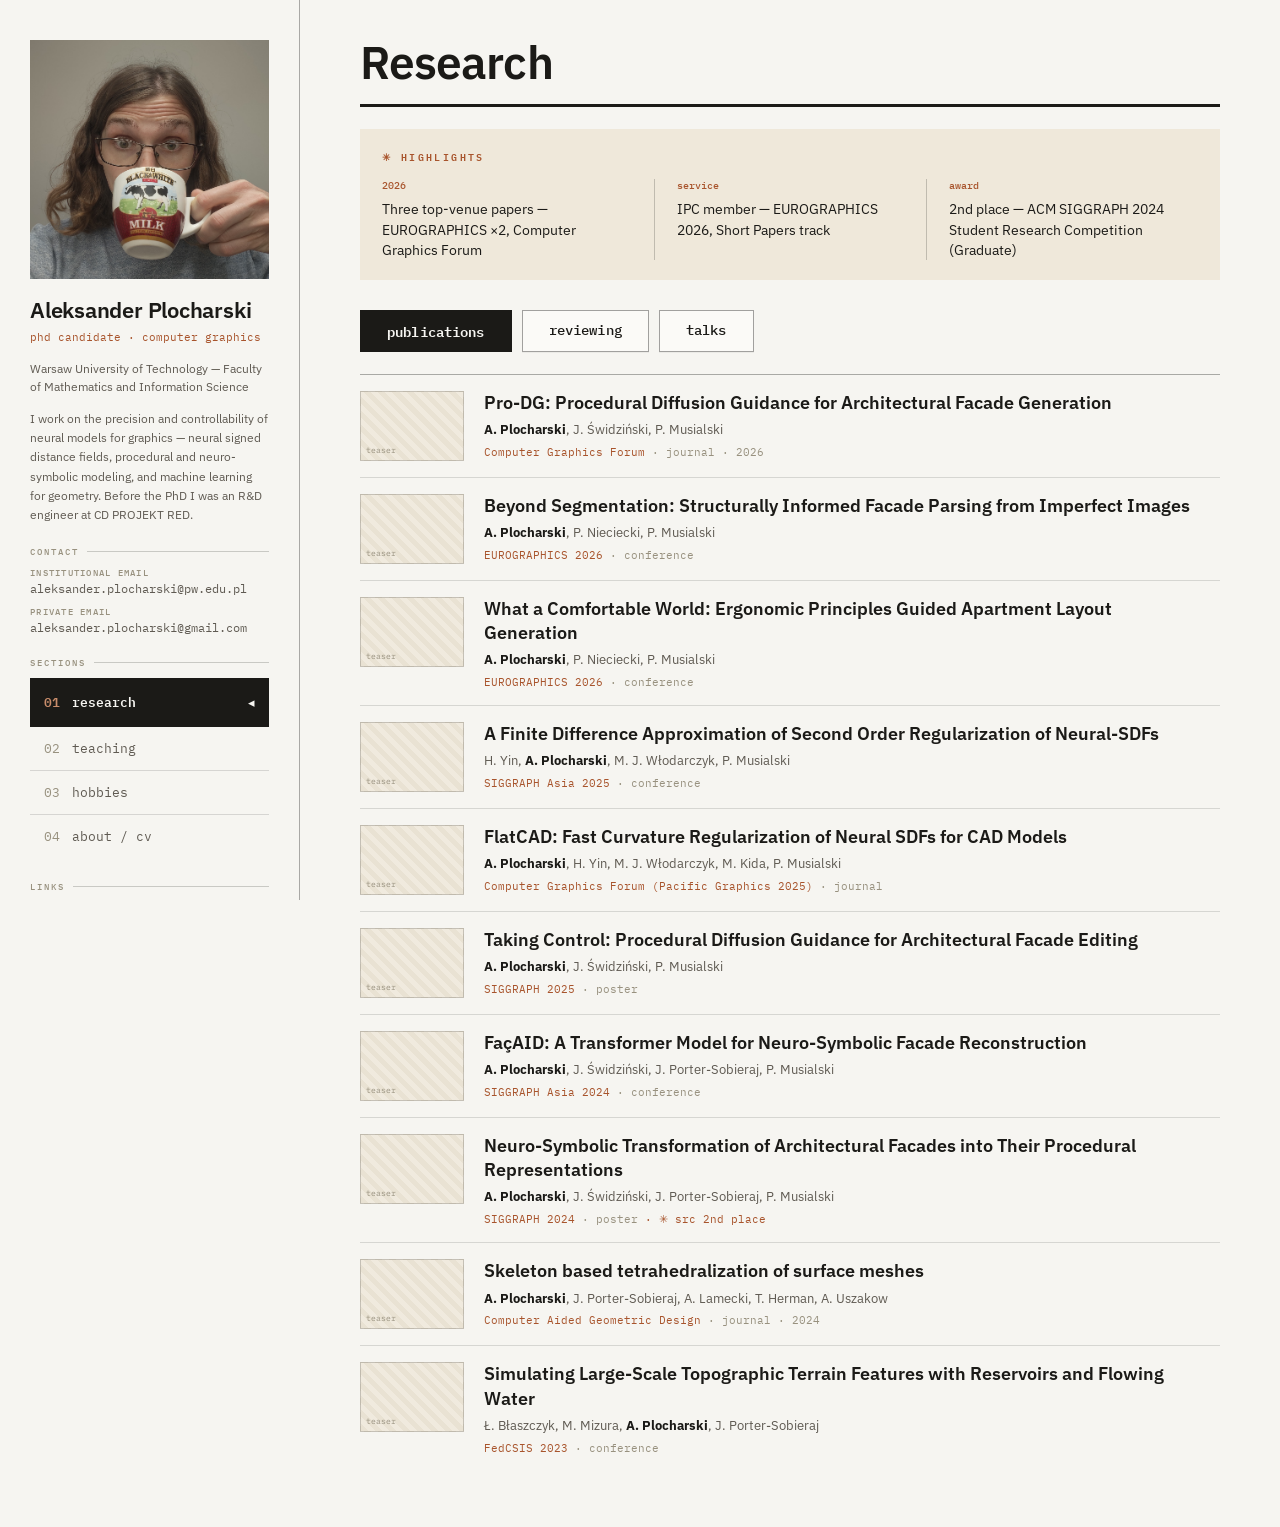
<file: index.html>
<!DOCTYPE html>
<html lang="en">
<head>
<meta charset="utf-8">
<meta name="viewport" content="width=device-width, initial-scale=1">
<title>Aleksander Plocharski</title>
<link rel="icon" type="image/png" href="assets/img/turtle_icon.png">
<link rel="apple-touch-icon" href="assets/img/turtle_icon.png">
<link rel="preconnect" href="https://fonts.googleapis.com">
<link rel="preconnect" href="https://fonts.gstatic.com" crossorigin>
<link href="https://fonts.googleapis.com/css2?family=IBM+Plex+Mono:wght@400;500;600&family=IBM+Plex+Sans:wght@400;500;600&display=swap" rel="stylesheet">
<link rel="stylesheet" href="css/site.css?v=6">
</head>
<body>
<header class="topbar" id="topbar"></header>
<div class="layout">
  <aside class="rail" id="rail"></aside>
  <div class="main-col">
    <div class="mobile-hero" id="mobileHero"></div>
    <nav class="mobile-nav" id="mobileNav" aria-label="Sections"></nav>
    <main id="main"></main>
  </div>
</div>
<noscript><p class="noscript-note">This site needs JavaScript to load its content.</p></noscript>
<script src="js/site.js?v=6"></script>
</body>
</html>
</file>
<file: css/site.css>
/* ------------------------------------------------------------------
   Aleksander Plocharski — personal site
   Visual source of truth: design/Directions.dc.html (7a/7b/7c, 8a–8c, 9a)
   ------------------------------------------------------------------ */

:root {
  --bg: #f6f5f1;
  --ink: #1b1a17;
  --ink-soft: #5f5a52;
  --mut: #98917f;
  --acc: #a8542c;
  --acc-light: #c98d6b;
  --hl-bg: #efe8da;
  --btn-bg: #fbfaf7;
  --rule-heavy: rgba(27, 26, 23, .35);
  --rule-mid: rgba(27, 26, 23, .22);
  --rule: rgba(27, 26, 23, .14);
  --sans: 'IBM Plex Sans', system-ui, sans-serif;
  --mono: 'IBM Plex Mono', ui-monospace, Menlo, monospace;
}

* { box-sizing: border-box; }
html { -webkit-text-size-adjust: 100%; overflow-y: scroll; }
body { margin: 0; background: var(--bg); color: var(--ink); font-family: var(--sans); }
a { color: inherit; }
a:focus-visible, button:focus-visible { outline: 2px solid var(--acc); outline-offset: 2px; }
.noscript-note { padding: 24px; font: 400 13px var(--mono); }

/* hatched placeholders (photo / teasers / wip) */
.ph { background: repeating-linear-gradient(45deg, #eae7de 0 6px, #f0ede5 6px 12px); }

/* ================= layout ================= */
.layout { display: grid; grid-template-columns: 300px 1fr; min-height: 100vh; max-width: 1360px; margin: 0 auto; }
.topbar { display: none; }
.mobile-hero, .mobile-nav { display: none; }

/* ================= left rail ================= */
.rail {
  border-right: 1px solid var(--rule-heavy);
  padding: 40px 30px 30px;
  display: flex; flex-direction: column;
  position: sticky; top: 0; align-self: start;
  height: 100vh; overflow-y: auto;
}
.rail-photo { width: 100%; aspect-ratio: 1 / 1; height: auto; flex: none; object-fit: cover; }
.rail h1 { margin: 18px 0 0; font: 600 22px/1.2 var(--sans); letter-spacing: -.01em; }
.rail .sub { margin: 6px 0 0; font: 400 11px/1.5 var(--mono); color: var(--acc); }
.rail .affil { margin: 14px 0 0; font: 400 12px/1.55 var(--sans); color: var(--ink-soft); }
.rail .bio { margin: 12px 0 0; font: 400 12px/1.6 var(--sans); color: var(--ink-soft); }
.rail-label {
  margin: 22px 0 0; display: flex; align-items: center; gap: 8px;
  font: 500 9px var(--mono); letter-spacing: .22em; text-transform: uppercase; color: var(--mut);
}
.rail-label:first-of-type { margin-top: 20px; }
.rail-label .line { flex: 1; border-top: 1px solid rgba(27, 26, 23, .2); }
.mail { margin: 10px 0 0; font: 400 11.5px var(--mono); color: var(--ink-soft); }
.mail a { text-decoration: none; word-break: break-word; }
.mail-label { display: block; font: 500 9px var(--mono); letter-spacing: .14em; text-transform: uppercase; color: var(--mut); margin-bottom: 3px; }
.rail-nav-list { margin: 10px 0 0; display: flex; flex-direction: column; }
.rail-nav {
  display: flex; gap: 12px; align-items: center; padding: 13px 14px;
  border-bottom: 1px solid var(--rule);
  font: 400 13px var(--mono); color: var(--ink-soft); text-decoration: none;
}
.rail-nav:last-child { border-bottom-color: transparent; }
.rail-nav .num { color: var(--mut); }
.rail-nav.active {
  padding: 13px 14px; background: var(--ink); color: var(--bg);
  font: 600 13px var(--mono); border-bottom-color: transparent;
}
.rail-nav.active .num { color: var(--acc-light); }
.rail-nav .marker { margin-left: auto; font-weight: 400; }
.rail-links { display: flex; flex-direction: column; }
.link-row {
  display: flex; justify-content: space-between; padding: 9px 2px;
  border-bottom: 1px solid var(--rule);
  font: 400 12px var(--mono); color: var(--ink); text-decoration: none;
}
.link-row:last-child { border-bottom: 0; }
.link-row .arr { color: var(--mut); }
.rail .loc { margin-top: auto; padding-top: 20px; font: 400 10px var(--mono); color: var(--mut); }

/* ================= main pane ================= */
main { padding: 38px 60px 56px; max-width: 1060px; }
.page-title { margin: 0; font: 600 46px/1.05 var(--sans); letter-spacing: -.02em; }
.rule { margin: 18px 0 0; border-top: 3px solid var(--ink); }

/* highlights strip */
.highlights { margin: 22px 0 0; background: var(--hl-bg); padding: 18px 22px 20px; }
.hl-head { font: 600 10px var(--mono); letter-spacing: .24em; text-transform: uppercase; color: var(--acc); }
.hl-grid { margin: 14px 0 0; display: grid; grid-template-columns: 1fr 1fr 1fr; }
.hl-cell { padding: 0 22px; }
.hl-cell:first-child { padding-left: 0; }
.hl-cell:last-child { padding-right: 0; }
.hl-cell + .hl-cell { border-left: 1px solid var(--rule-mid); }
.hl-key { font: 500 10px var(--mono); color: var(--acc); }
.hl-cell p { margin: 7px 0 0; font: 400 13.5px/1.5 var(--sans); }

/* sub-tab bar */
.tabbar { margin: 30px 0 0; display: flex; gap: 10px; flex-wrap: wrap; align-items: center; }
.tab {
  appearance: none; font: 500 13.5px/1 var(--mono); letter-spacing: .01em;
  padding: 13px 26px; cursor: pointer; white-space: nowrap;
  background: var(--btn-bg); color: var(--ink);
  border: 1px solid rgba(27, 26, 23, .4); box-shadow: 0 1px 0 rgba(27, 26, 23, .05);
}
.tab.active { font-weight: 600; background: var(--ink); color: var(--bg); border-color: var(--ink); box-shadow: none; }

/* list panels */
.panel .list { margin: 22px 0 0; border-top: 1px solid var(--rule-heavy); }
.list > :last-child { border-bottom: 0; }
.group-label { padding: 14px 0 2px; font: 400 10.5px var(--mono); color: var(--mut); }
.group-label:not(:first-child) { padding-top: 16px; }
.list.talks .group-label:not(:first-child) { padding-top: 18px; }

/* publication entry */
.pub { display: grid; grid-template-columns: 104px 1fr; gap: 20px; padding: 16px 0; border-bottom: 1px solid var(--rule); }
.pub-thumb {
  width: 104px; height: 70px; border: 1px solid rgba(27, 26, 23, .2);
  display: flex; align-items: flex-end; padding: 5px;
  background: repeating-linear-gradient(45deg, #e9e2d3 0 5px, #f0eade 5px 10px);
}
.pub-thumb span { font: 400 8px var(--mono); color: var(--mut); }
img.pub-thumb { padding: 0; display: block; object-fit: cover; background: none; }
.pub h3 { margin: 0; font: 600 18px/1.35 var(--sans); max-width: 720px; }
.pub .authors { margin: 5px 0 0; font: 400 12.5px/1.5 var(--sans); color: var(--ink-soft); }
.pub .authors b { color: var(--ink); }
.pub-meta { margin: 6px 0 0; font: 400 10.5px var(--mono); color: var(--acc); text-transform: lowercase; }
.pub-meta .venue { text-transform: none; }
.pub-meta .m { color: var(--mut); }
.pub-meta .award { color: var(--acc); }

/* reviewing & service rows */
.svc-row { display: flex; justify-content: space-between; gap: 18px; padding: 10px 0; border-bottom: 1px solid var(--rule); }
.svc-title { font: 500 13.5px/1.4 var(--sans); }
.svc-title .m { font: 400 10.5px var(--mono); color: var(--mut); text-transform: lowercase; }
.svc-loc { font: 400 10.5px var(--mono); color: var(--mut); white-space: nowrap; }

/* talk rows */
.talk {
  display: grid; grid-template-columns: 76px 1fr auto; grid-template-areas: "date body tag";
  gap: 4px 18px; align-items: baseline; padding: 10px 0; border-bottom: 1px solid var(--rule);
}
.talk-date { grid-area: date; font: 400 11px var(--mono); color: var(--mut); }
.talk-body { grid-area: body; min-width: 0; }
.talk-title { font: 500 14px/1.4 var(--sans); }
.talk-venue { font: 400 10.5px var(--mono); color: var(--mut); text-transform: lowercase; }
.talk-venue .venue { text-transform: none; }
.talk .tag { grid-area: tag; font: 400 10.5px var(--mono); color: var(--mut); white-space: nowrap; }
.talk .tag.acc { color: var(--acc); }

/* teaching */
.intro { margin: 16px 0 0; font: 400 13px/1.6 var(--sans); color: var(--ink-soft); max-width: 720px; }
.section-label {
  margin: 28px 0 0;
  font: 500 10px var(--mono); letter-spacing: .24em; text-transform: uppercase; color: var(--mut);
}
.section-label.gap-lg { margin-top: 36px; }
.section-rule { margin: 10px 0 0; border-top: 1px solid var(--rule-heavy); }
.course {
  display: grid; grid-template-columns: 1fr auto; gap: 3px 18px; align-items: baseline;
  padding: 13px 0; border-bottom: 1px solid var(--rule);
}
.course-name-row { display: flex; align-items: baseline; gap: 8px; flex-wrap: wrap; }
.course-name { font: 500 15px var(--sans); }
.course-tag {
  font: 500 8.5px var(--mono); letter-spacing: .12em; text-transform: uppercase;
  color: var(--acc); border: 1px solid rgba(168, 84, 44, .45); padding: 2px 6px;
}
.course-terms { font: 400 10.5px var(--mono); color: var(--mut); text-align: right; white-space: nowrap; }
.course-role { grid-column: 1 / -1; font: 400 10.5px var(--mono); color: var(--mut); }
.terms-inline { display: none; }
.course-desc { grid-column: 1 / -1; margin: 8px 0 0; font: 400 12px/1.55 var(--sans); color: var(--ink-soft); max-width: 660px; }
.thesis {
  display: grid; grid-template-columns: 76px 1fr auto; grid-template-areas: "date body tag";
  gap: 4px 18px; align-items: baseline; padding: 13px 0; border-bottom: 1px solid var(--rule);
}
.thesis-date { grid-area: date; font: 400 11px var(--mono); color: var(--mut); }
.thesis-body { grid-area: body; min-width: 0; }
.thesis-title { font: 500 14px/1.4 var(--sans); }
.thesis-students { font: 400 10.5px var(--mono); color: var(--mut); }
.thesis .tag { grid-area: tag; font: 400 10.5px var(--mono); color: var(--mut); white-space: nowrap; }

/* work-in-progress panel */
.wip {
  margin: 32px 0 0; border: 1px solid rgba(27, 26, 23, .3);
  background: repeating-linear-gradient(45deg, #efece4 0 9px, #f4f1ea 9px 18px);
  min-height: 420px; display: flex; flex-direction: column;
  align-items: center; justify-content: center; gap: 12px; text-align: center; padding: 48px;
}
.wip-label { font: 500 11px var(--mono); letter-spacing: .24em; text-transform: uppercase; color: var(--acc); }
.wip-head { font: 600 24px var(--sans); color: var(--ink); }
.wip p { margin: 0; font: 400 12.5px/1.6 var(--sans); color: var(--ink-soft); max-width: 440px; }

.load-err { padding: 24px 0; font: 400 12px/1.6 var(--mono); color: var(--ink-soft); }

/* ================================================================
   Mobile — sticky top bar, identity hero, chip nav, sticky sub-tabs
   ================================================================ */
@media (max-width: 880px) {
  .layout { display: block; }
  .rail { display: none; }
  main { padding: 0 0 48px; max-width: none; }

  .topbar {
    display: flex; position: sticky; top: 0; z-index: 20;
    height: 46px; align-items: center; justify-content: space-between; padding: 0 20px;
    background: rgba(246, 245, 241, .92);
    -webkit-backdrop-filter: blur(8px); backdrop-filter: blur(8px);
    border-bottom: 1px solid rgba(27, 26, 23, .12);
  }
  .tb-name { font: 600 12px var(--mono); }
  .tb-sec { font: 400 10.5px var(--mono); color: var(--mut); }

  .mobile-hero { display: block; padding: 20px 20px 0; }
  .hero-top { display: flex; gap: 15px; }
  .hero-photo { width: 116px; height: 116px; flex: none; object-fit: cover; }
  .hero-id { min-width: 0; }
  .hero-id h1 { margin: 0; font: 600 19px/1.15 var(--sans); letter-spacing: -.01em; }
  .hero-id .sub { margin: 6px 0 0; font: 400 10px/1.4 var(--mono); color: var(--acc); }
  .hero-id .affil { margin: 8px 0 0; font: 400 11px/1.5 var(--sans); color: var(--ink-soft); }
  .mobile-hero .bio { margin: 13px 0 0; font: 400 12px/1.6 var(--sans); color: var(--ink-soft); }
  .hero-contact { margin: 14px 0 0; }
  .hero-links { margin: 13px 0 0; display: flex; flex-wrap: wrap; gap: 7px; }
  .chip-link {
    display: flex; align-items: center; gap: 5px; padding: 6px 11px;
    border: 1px solid rgba(27, 26, 23, .28);
    font: 400 10.5px var(--mono); color: var(--ink); text-decoration: none;
  }
  .chip-link .arr { color: var(--mut); }

  .mobile-nav { display: flex; gap: 8px; flex-wrap: wrap; margin: 18px 0 0; padding: 0 20px; }
  .chip {
    flex: none; display: flex; gap: 7px; align-items: center; padding: 9px 14px;
    background: var(--btn-bg); border: 1px solid rgba(27, 26, 23, .38);
    font: 500 12px var(--mono); color: var(--ink); text-decoration: none;
  }
  .chip .num { color: var(--mut); }
  .chip.active { background: var(--ink); border-color: var(--ink); color: var(--bg); font-weight: 600; }
  .chip.active .num { color: var(--acc-light); }

  .page-title { margin: 22px 20px 0; font-size: 32px; line-height: 1; }
  .rule { margin: 12px 20px 0; }

  .highlights { margin: 16px 20px 0; padding: 15px 16px; }
  .hl-head { font-size: 9.5px; letter-spacing: .22em; }
  .hl-grid { margin: 11px 0 0; display: block; }
  .hl-cell { padding: 11px 0; }
  .hl-cell:first-child { padding-top: 0; }
  .hl-cell:last-child { padding-bottom: 0; }
  .hl-cell + .hl-cell { border-left: 0; border-top: 1px solid rgba(27, 26, 23, .18); }
  .hl-key { font-size: 9.5px; }
  .hl-cell p { margin: 5px 0 0; font-size: 12.5px; line-height: 1.45; }

  .tabbar {
    position: sticky; top: 46px; z-index: 15;
    margin: 5px 0 0; padding: 13px 20px;
    gap: 8px; flex-wrap: nowrap; overflow-x: auto; scrollbar-width: none;
    background: rgba(246, 245, 241, .95);
    -webkit-backdrop-filter: blur(8px); backdrop-filter: blur(8px);
    border-bottom: 1px solid var(--rule);
  }
  .tabbar::-webkit-scrollbar { display: none; }
  .tab { padding: 10px 15px; font-size: 11.5px; }

  .panel .list { margin: 0; border-top: 0; }
  .group-label { padding: 14px 20px 2px; font-size: 10px; }
  .group-label:not(:first-child) { padding-top: 16px; }
  .list.talks .group-label:not(:first-child) { padding-top: 18px; }

  .pub { grid-template-columns: 78px 1fr; gap: 13px; padding: 14px 20px; }
  .pub-thumb { width: 78px; height: 52px; }
  .pub h3 { font-size: 13.5px; line-height: 1.3; }
  .pub .authors { margin: 4px 0 0; font-size: 10.5px; line-height: 1.45; }
  .pub-meta { margin: 4px 0 0; font-size: 9.5px; }
  .pub-meta .opt { display: none; }

  .svc-row { padding: 12px 20px; flex-wrap: wrap; gap: 4px 18px; }

  .talk { grid-template-columns: 1fr auto; grid-template-areas: "date tag" "body body"; gap: 0 10px; padding: 12px 20px; }
  .talk-date { font-size: 10px; }
  .talk .tag { font-size: 9.5px; }
  .talk-title { margin-top: 4px; font-size: 13px; line-height: 1.35; }
  .talk-venue { margin-top: 3px; font-size: 9.5px; }

  .intro { margin: 14px 20px 0; font-size: 11.5px; line-height: 1.55; }
  .section-label { margin: 22px 20px 0; font-size: 9.5px; letter-spacing: .22em; }
  .section-label.gap-lg { margin-top: 30px; }
  .section-rule { margin: 9px 20px 0; }
  .course { display: block; padding: 13px 20px; }
  .course-name { font-size: 14px; }
  .course-tag { font-size: 8px; letter-spacing: .1em; padding: 2px 5px; }
  .course-terms { display: none; }
  .terms-inline { display: inline; }
  .course-role { margin-top: 4px; font-size: 10px; }
  .course-desc { margin-top: 8px; font-size: 11.5px; }
  .thesis { grid-template-columns: 1fr auto; grid-template-areas: "date tag" "body body"; gap: 0 10px; padding: 12px 20px; }
  .thesis-date { font-size: 10px; }
  .thesis .tag { font-size: 9.5px; }
  .thesis-title { margin-top: 4px; font-size: 13px; line-height: 1.35; }
  .thesis-students { margin-top: 3px; font-size: 9.5px; }

  .wip { margin: 24px 20px 0; min-height: 320px; padding: 36px 24px; }
}
</file>
